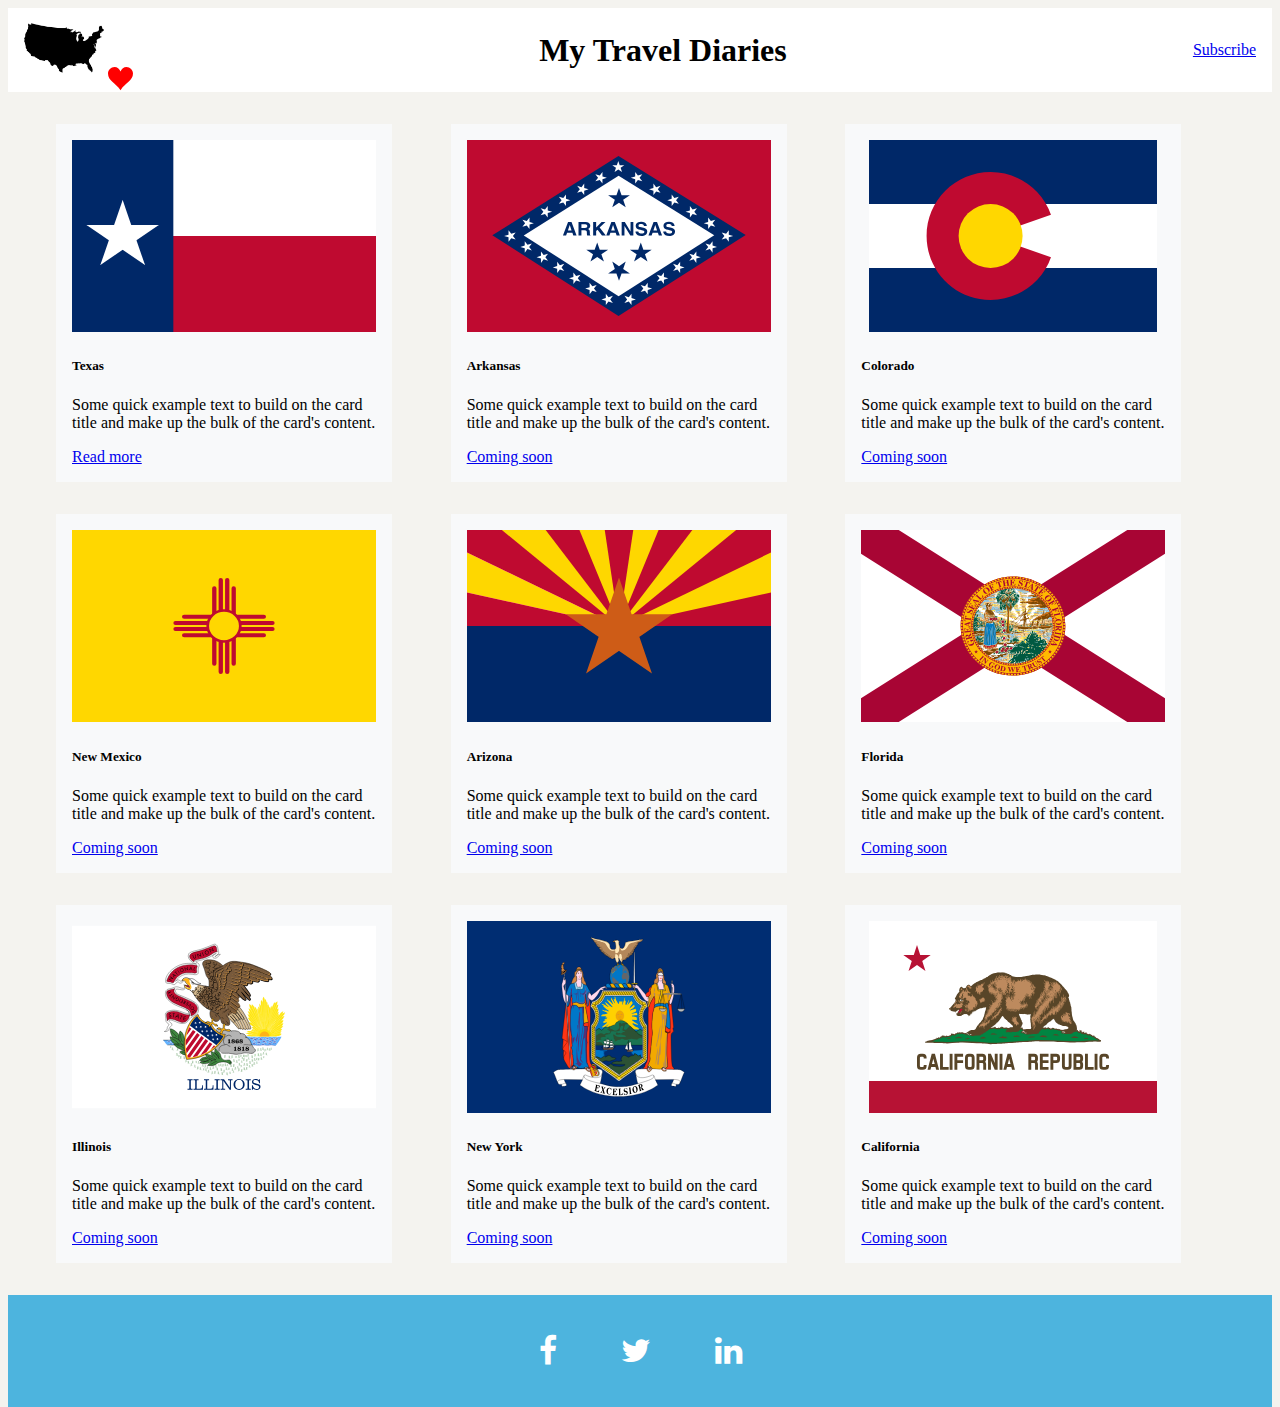
<file: index.html>
<!doctype html>
<html lang="en">
  <head>
    <!-- Required meta tags -->
    <meta charset="utf-8">
    <meta name="viewport" content="width=device-width, initial-scale=1, shrink-to-fit=no">

    <!-- Bootstrap CSS -->
    <!-- <link rel="stylesheet" href="https://stackpath.bootstrapcdn.com/bootstrap/4.3.1/css/bootstrap.min.css" integrity="sha384-ggOyR0iXCbMQv3Xipma34MD+dH/1fQ784/j6cY/iJTQUOhcWr7x9JvoRxT2MZw1T" crossorigin="anonymous"> -->
    <link rel="stylesheet" href="./css/styles.css">

    <link rel="stylesheet" href="https://stackpath.bootstrapcdn.com/font-awesome/4.7.0/css/font-awesome.min.css">

    <title>My Travel Diaries</title>
  </head>
  <body>
    <div class="blog-homepage-main-container">
        <nav class="blog-homepage-navbar">
            <span>
                <img src="./assets/USA.png" alt="USA silhoutte">
                <svg class="heart" viewBox="0 0 32 29.6">
                    <path d="M23.6,0c-3.4,0-6.3,2.7-7.6,5.6C14.7,2.7,11.8,0,8.4,0C3.8,0,0,3.8,0,8.4c0,9.4,9.5,11.9,16,21.2
                      c6.1-9.3,16-12.1,16-21.2C32,3.8,28.2,0,23.6,0z"/>
                </svg> 
            </span>
            <h1>My Travel Diaries</h1>
            <a href="#" class="btn-primary">Subscribe</a>
        </nav>

        <div class="blog-post-cards-container">
            <div class="card">
                <img class="card-img-top" src="./assets/texas.svg" alt="texas silhoutte">
                <div class="card-body">
                  <h5 class="card-title">Texas</h5>
                  <p class="card-text">Some quick example text to build on the card title and make up the bulk of the card's content.</p>
                  <a href="blog-post.html" class="btn-outline-primary">Read more</a>
                </div>
            </div>
            <div class="card">
                <img class="card-img-top" src="./assets/arkansas.svg" alt="arkansas silhoutte">
                <div class="card-body">
                  <h5 class="card-title">Arkansas</h5>
                  <p class="card-text">Some quick example text to build on the card title and make up the bulk of the card's content.</p>
                  <a href="#" class="btn-outline-primary disabled">Coming soon</a>
                </div>
            </div>
            <div class="card">
                <img class="card-img-top" src="./assets/colorado.svg" alt="colorado silhoutte">
                <div class="card-body">
                  <h5 class="card-title">Colorado</h5>
                  <p class="card-text">Some quick example text to build on the card title and make up the bulk of the card's content.</p>
                  <a href="#" class="btn-outline-primary disabled">Coming soon</a>
                </div>
            </div>
            <div class="card">
                <img class="card-img-top" src="./assets/new-mexico.svg" alt="new mexico silhoutte">
                <div class="card-body">
                  <h5 class="card-title">New Mexico</h5>
                  <p class="card-text">Some quick example text to build on the card title and make up the bulk of the card's content.</p>
                  <a href="#" class="btn-outline-primary disabled">Coming soon</a>
                </div>
            </div>
            <div class="card">
                <img class="card-img-top" src="./assets/arizona.svg" alt="arizona silhoutte">
                <div class="card-body">
                  <h5 class="card-title">Arizona</h5>
                  <p class="card-text">Some quick example text to build on the card title and make up the bulk of the card's content.</p>
                  <a href="#" class="btn-outline-primary disabled">Coming soon</a>
                </div>
            </div>
            <div class="card">
                <img class="card-img-top" src="./assets/florida.svg" alt="florida silhoutte">
                <div class="card-body">
                  <h5 class="card-title">Florida</h5>
                  <p class="card-text">Some quick example text to build on the card title and make up the bulk of the card's content.</p>
                  <a href="#" class="btn-outline-primary disabled">Coming soon</a>
                </div>
            </div>
            <div class="card">
                <img class="card-img-top" src="./assets/illinois.svg" alt="illinois silhoutte">
                <div class="card-body">
                  <h5 class="card-title">Illinois</h5>
                  <p class="card-text">Some quick example text to build on the card title and make up the bulk of the card's content.</p>
                  <a href="#" class="btn-outline-primary disabled">Coming soon</a>
                </div>
            </div>
            <div class="card">
                <img class="card-img-top" src="./assets/new-york.svg" alt="new york silhoutte">
                <div class="card-body">
                  <h5 class="card-title">New York</h5>
                  <p class="card-text">Some quick example text to build on the card title and make up the bulk of the card's content.</p>
                  <a href="#" class="btn-outline-primary disabled">Coming soon</a>
                </div>
            </div>
            <div class="card">
                <img class="card-img-top" src="./assets/california.svg" alt="california silhoutte">
                <div class="card-body">
                  <h5 class="card-title">California</h5>
                  <p class="card-text">Some quick example text to build on the card title and make up the bulk of the card's content.</p>
                  <a href="#" class="btn-outline-primary disabled">Coming soon</a>
                </div>
            </div>
        </div> 
        <footer>
          <i class="fa fa-2x fa-facebook-f"></i>
          <i class="fa fa-2x fa-twitter"></i>
          <i class="fa fa-2x fa-linkedin"></i>
        </footer>
    </div>

  </body>
</html>
</file>
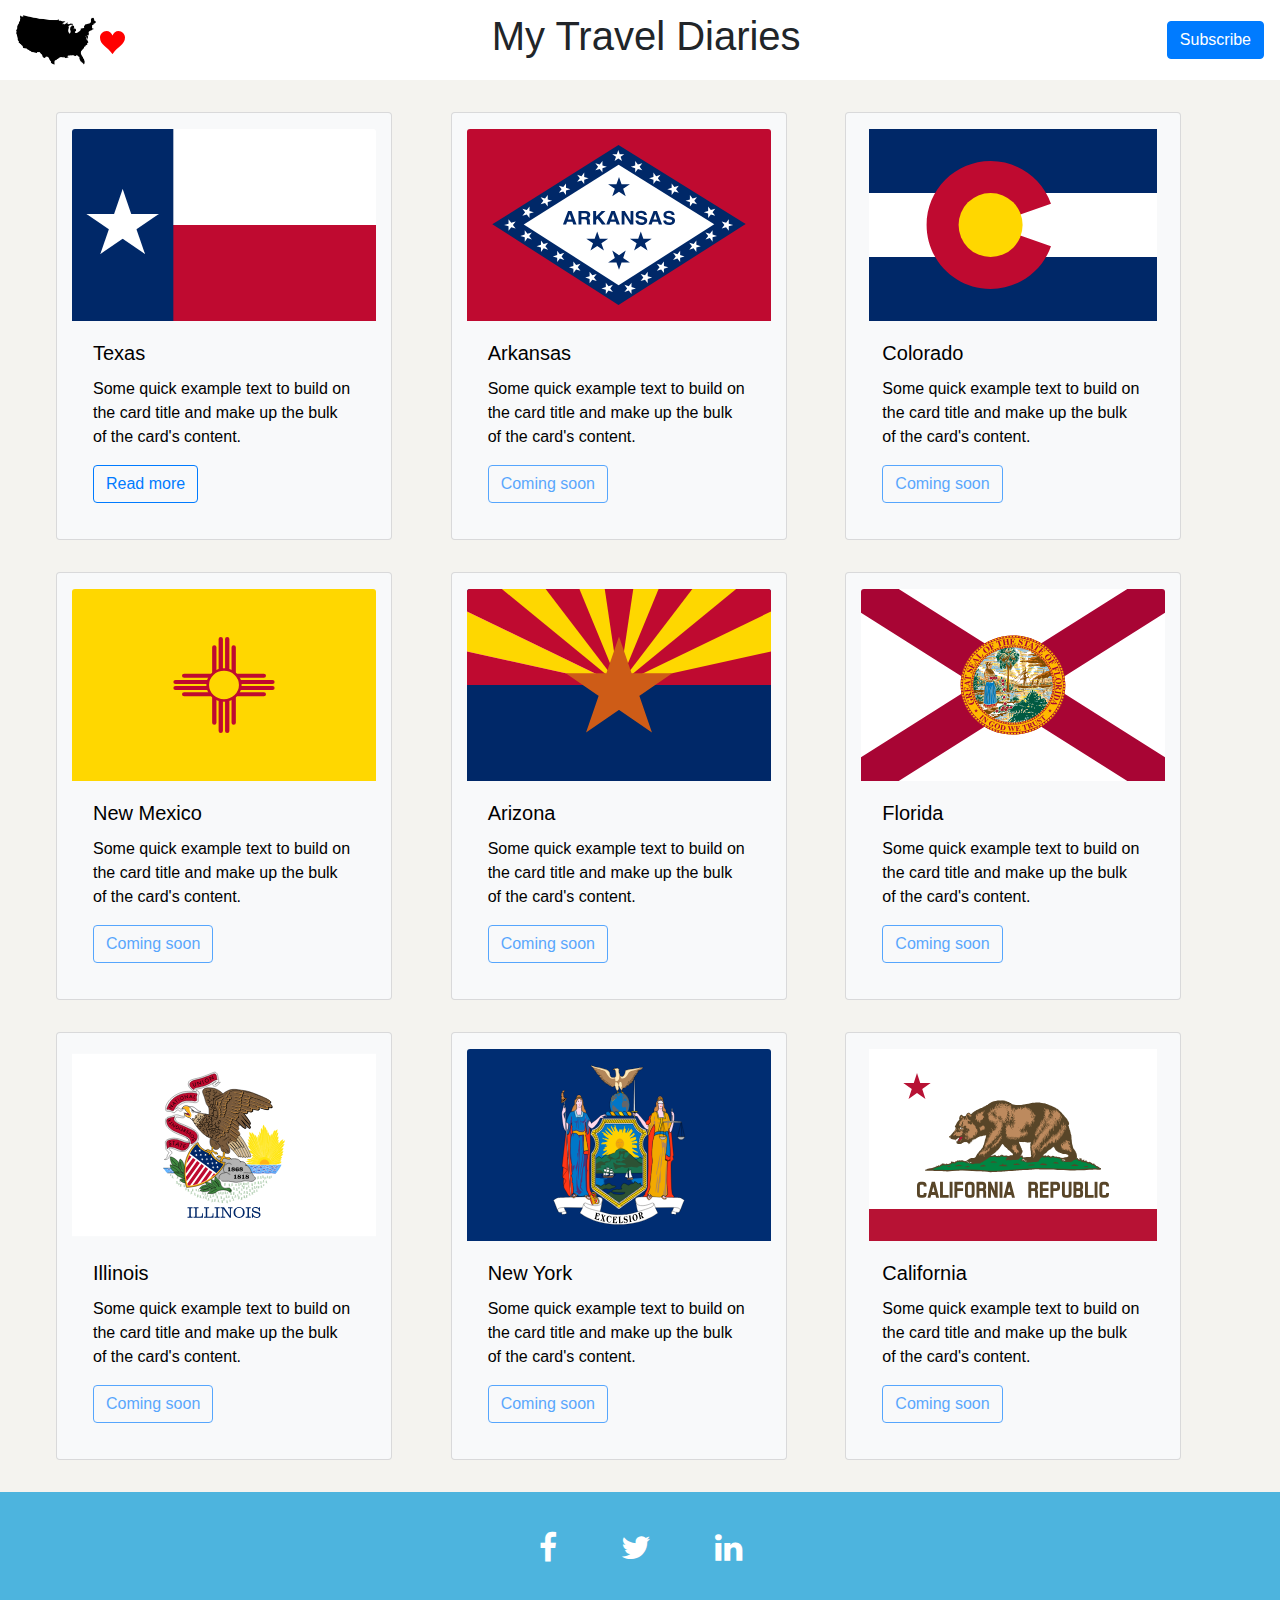
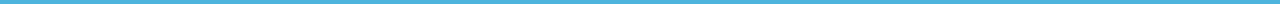
<file: blog-homepage.html>
<!doctype html>
<html lang="en">
  <head>
    <!-- Required meta tags -->
    <meta charset="utf-8">
    <meta name="viewport" content="width=device-width, initial-scale=1, shrink-to-fit=no">

    <!-- Bootstrap CSS -->
    <link rel="stylesheet" href="https://stackpath.bootstrapcdn.com/bootstrap/4.3.1/css/bootstrap.min.css" integrity="sha384-ggOyR0iXCbMQv3Xipma34MD+dH/1fQ784/j6cY/iJTQUOhcWr7x9JvoRxT2MZw1T" crossorigin="anonymous">
    <link rel="stylesheet" href="./css/styles.css">

    <link rel="stylesheet" href="https://stackpath.bootstrapcdn.com/font-awesome/4.7.0/css/font-awesome.min.css">

    <title>My Travel Diaries</title>
  </head>
  <body>
    <div class="blog-homepage-main-container">
        <nav class="blog-homepage-navbar">
            <span>
                <img src="./assets/USA.png" alt="USA silhoutte">
                <svg class="heart" viewBox="0 0 32 29.6">
                    <path d="M23.6,0c-3.4,0-6.3,2.7-7.6,5.6C14.7,2.7,11.8,0,8.4,0C3.8,0,0,3.8,0,8.4c0,9.4,9.5,11.9,16,21.2
                      c6.1-9.3,16-12.1,16-21.2C32,3.8,28.2,0,23.6,0z"/>
                </svg> 
            </span>
            <h1>My Travel Diaries</h1>
            <button type="button" class="btn btn-primary">Subscribe</button>
        </nav>

        <div class="blog-post-cards-container">
            <div class="card">
                <img class="card-img-top" src="./assets/texas.svg" alt="texas silhoutte">
                <div class="card-body">
                  <h5 class="card-title">Texas</h5>
                  <p class="card-text">Some quick example text to build on the card title and make up the bulk of the card's content.</p>
                  <a href="blog-post.html" class="btn btn-outline-primary">Read more</a>
                </div>
            </div>
            <div class="card">
                <img class="card-img-top" src="./assets/arkansas.svg" alt="arkansas silhoutte">
                <div class="card-body">
                  <h5 class="card-title">Arkansas</h5>
                  <p class="card-text">Some quick example text to build on the card title and make up the bulk of the card's content.</p>
                  <a href="#" class="btn btn-outline-primary disabled">Coming soon</a>
                </div>
            </div>
            <div class="card">
                <img class="card-img-top" src="./assets/colorado.svg" alt="colorado silhoutte">
                <div class="card-body">
                  <h5 class="card-title">Colorado</h5>
                  <p class="card-text">Some quick example text to build on the card title and make up the bulk of the card's content.</p>
                  <a href="#" class="btn btn-outline-primary disabled">Coming soon</a>
                </div>
            </div>
            <div class="card">
                <img class="card-img-top" src="./assets/new-mexico.svg" alt="new mexico silhoutte">
                <div class="card-body">
                  <h5 class="card-title">New Mexico</h5>
                  <p class="card-text">Some quick example text to build on the card title and make up the bulk of the card's content.</p>
                  <a href="#" class="btn btn-outline-primary disabled">Coming soon</a>
                </div>
            </div>
            <div class="card">
                <img class="card-img-top" src="./assets/arizona.svg" alt="arizona silhoutte">
                <div class="card-body">
                  <h5 class="card-title">Arizona</h5>
                  <p class="card-text">Some quick example text to build on the card title and make up the bulk of the card's content.</p>
                  <a href="#" class="btn btn-outline-primary disabled">Coming soon</a>
                </div>
            </div>
            <div class="card">
                <img class="card-img-top" src="./assets/florida.svg" alt="florida silhoutte">
                <div class="card-body">
                  <h5 class="card-title">Florida</h5>
                  <p class="card-text">Some quick example text to build on the card title and make up the bulk of the card's content.</p>
                  <a href="#" class="btn btn-outline-primary disabled">Coming soon</a>
                </div>
            </div>
            <div class="card">
                <img class="card-img-top" src="./assets/illinois.svg" alt="illinois silhoutte">
                <div class="card-body">
                  <h5 class="card-title">Illinois</h5>
                  <p class="card-text">Some quick example text to build on the card title and make up the bulk of the card's content.</p>
                  <a href="#" class="btn btn-outline-primary disabled">Coming soon</a>
                </div>
            </div>
            <div class="card">
                <img class="card-img-top" src="./assets/new-york.svg" alt="new york silhoutte">
                <div class="card-body">
                  <h5 class="card-title">New York</h5>
                  <p class="card-text">Some quick example text to build on the card title and make up the bulk of the card's content.</p>
                  <a href="#" class="btn btn-outline-primary disabled">Coming soon</a>
                </div>
            </div>
            <div class="card">
                <img class="card-img-top" src="./assets/california.svg" alt="california silhoutte">
                <div class="card-body">
                  <h5 class="card-title">California</h5>
                  <p class="card-text">Some quick example text to build on the card title and make up the bulk of the card's content.</p>
                  <a href="#" class="btn btn-outline-primary disabled">Coming soon</a>
                </div>
            </div>
        </div>
        <footer>
          <i class="fa fa-2x fa-facebook-f"></i>
          <i class="fa fa-2x fa-twitter"></i>
          <i class="fa fa-2x fa-linkedin"></i>
        </footer>
    </div>

    <!-- Optional JavaScript -->
    <!-- jQuery first, then Popper.js, then Bootstrap JS -->
    <script src="https://code.jquery.com/jquery-3.3.1.slim.min.js" integrity="sha384-q8i/X+965DzO0rT7abK41JStQIAqVgRVzpbzo5smXKp4YfRvH+8abtTE1Pi6jizo" crossorigin="anonymous"></script>
    <script src="https://cdnjs.cloudflare.com/ajax/libs/popper.js/1.14.7/umd/popper.min.js" integrity="sha384-UO2eT0CpHqdSJQ6hJty5KVphtPhzWj9WO1clHTMGa3JDZwrnQq4sF86dIHNDz0W1" crossorigin="anonymous"></script>
    <script src="https://stackpath.bootstrapcdn.com/bootstrap/4.3.1/js/bootstrap.min.js" integrity="sha384-JjSmVgyd0p3pXB1rRibZUAYoIIy6OrQ6VrjIEaFf/nJGzIxFDsf4x0xIM+B07jRM" crossorigin="anonymous"></script>
  </body>
</html>
</file>
<file: css/styles.css>
@import 'blog-homepage.css';
@import 'blog-post.css';
@import 'media-queries.css';
</file>
